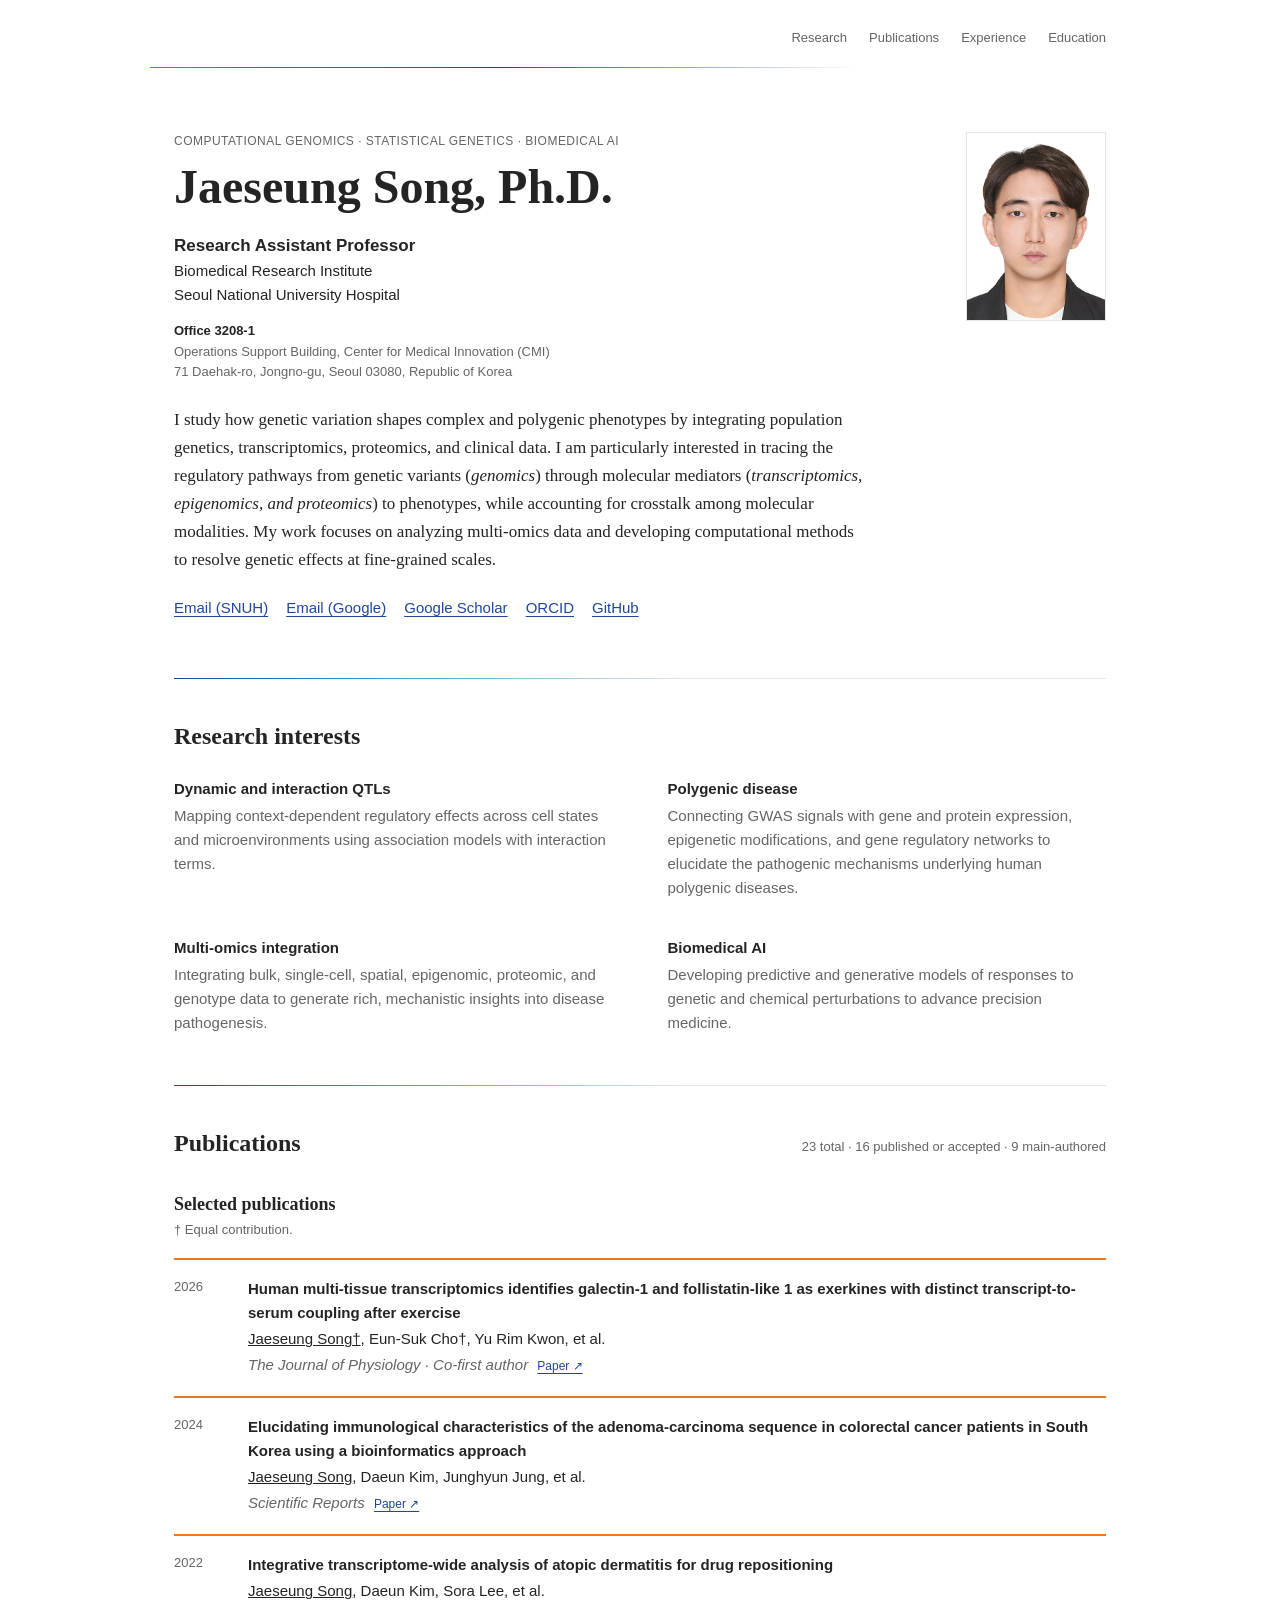
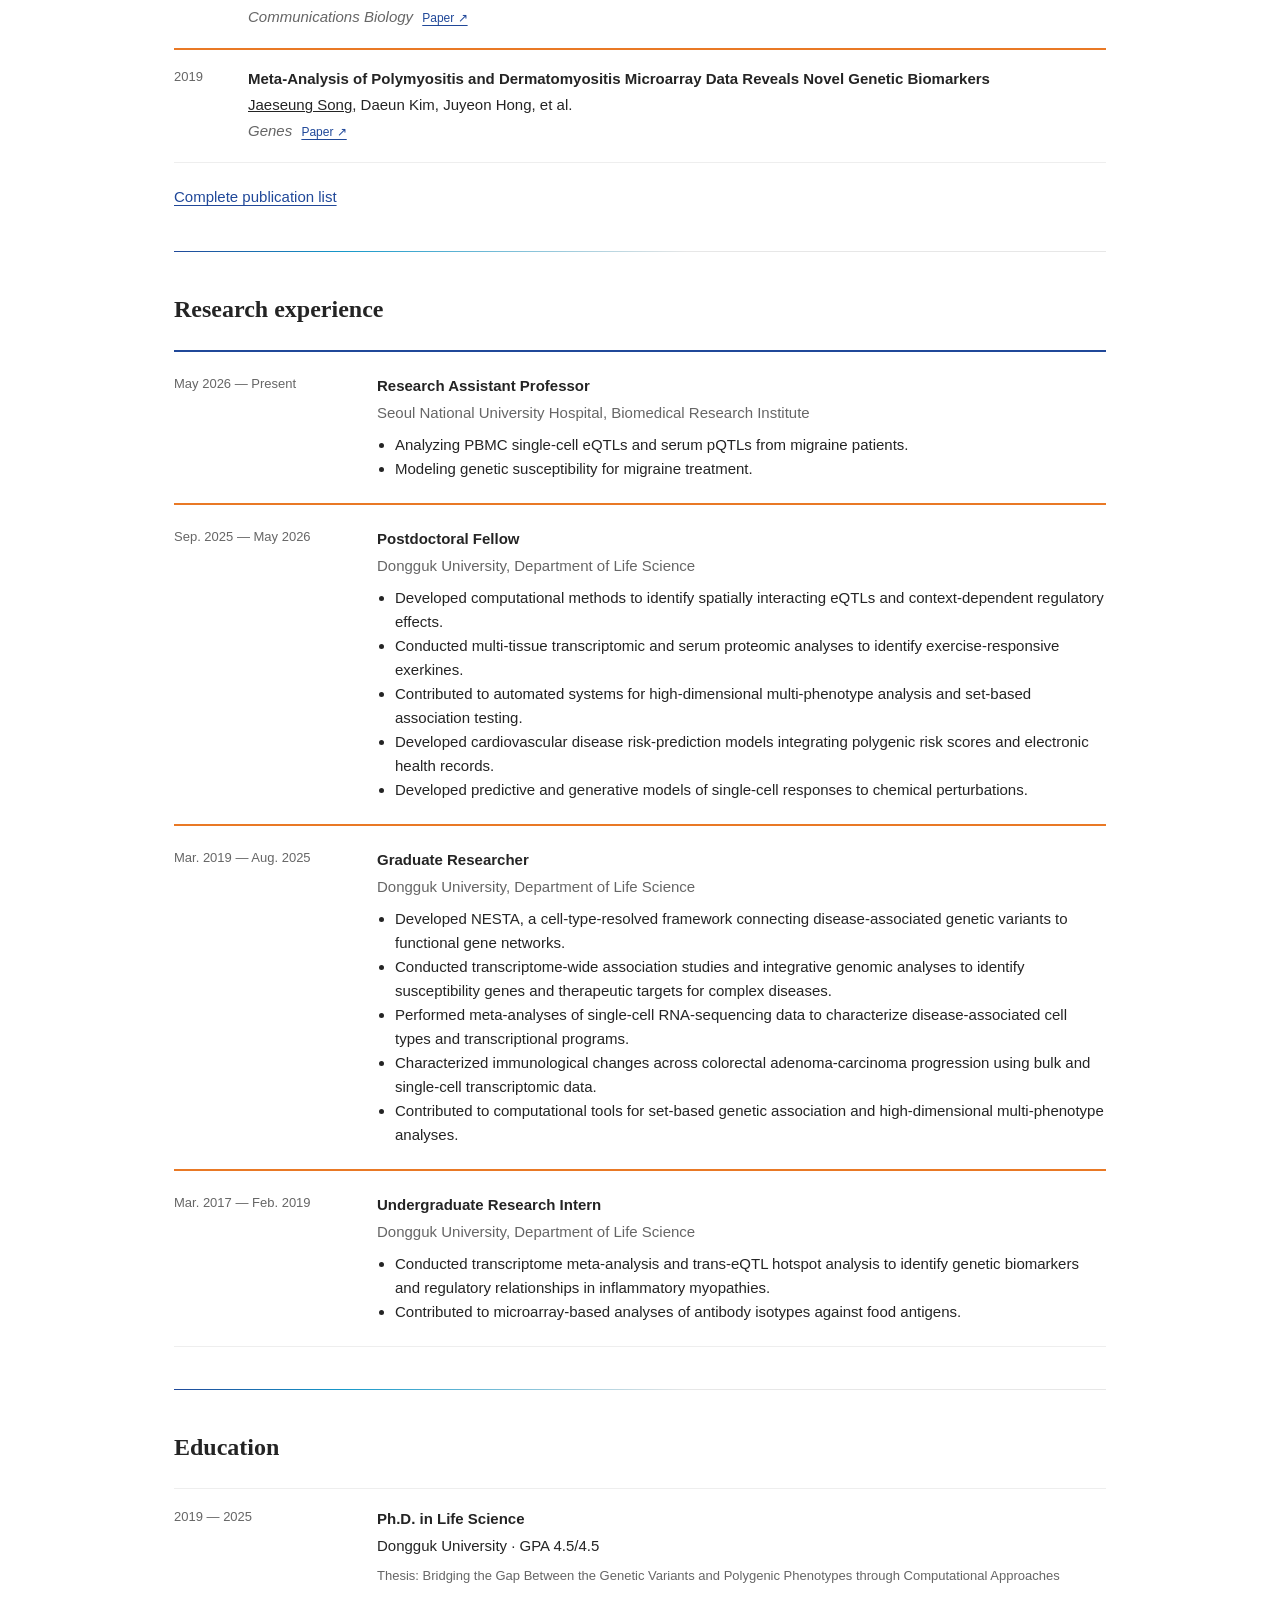
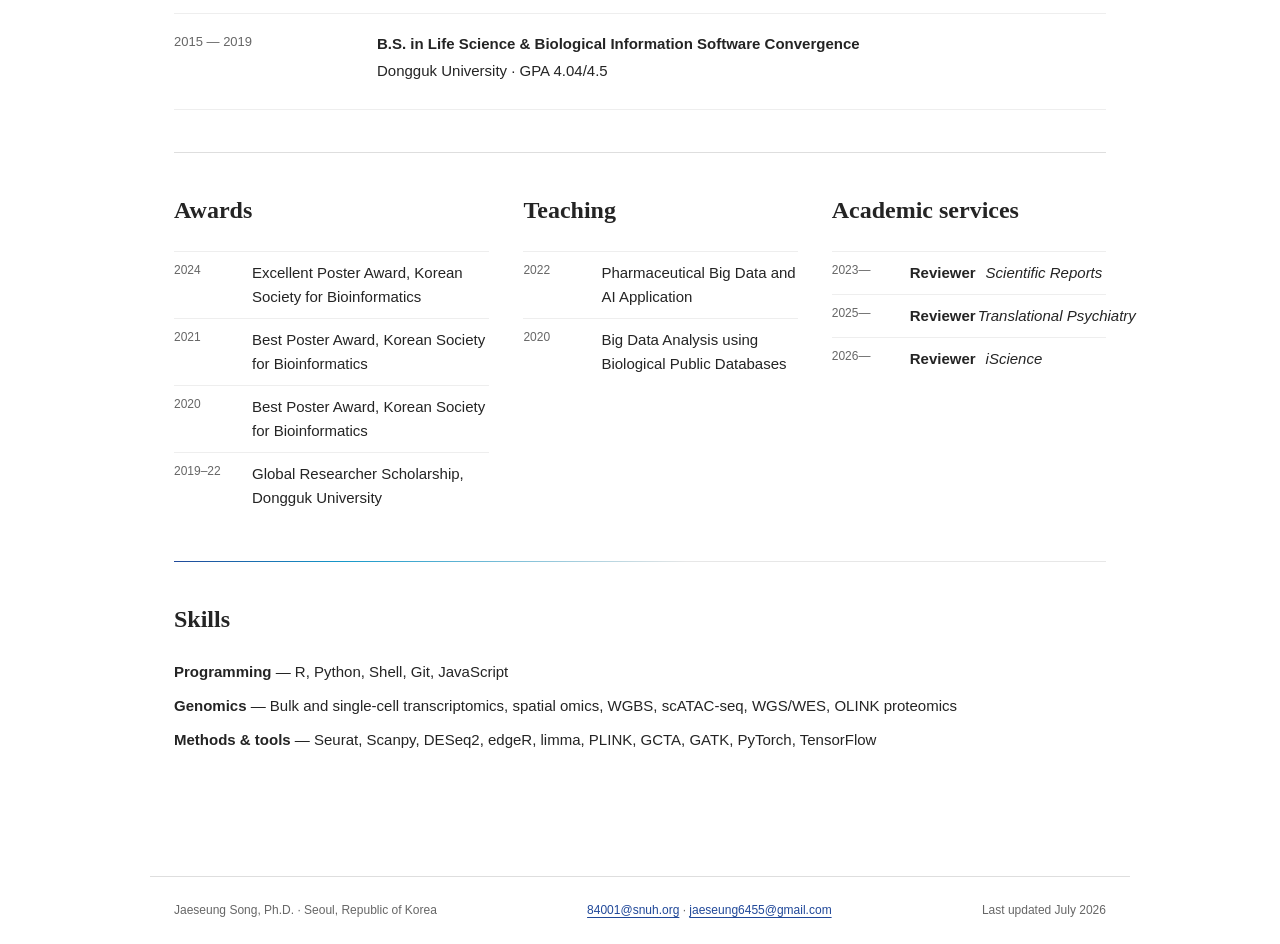
<file: index.html>
<!doctype html>
<html lang="en">
<head>
  <meta charset="utf-8">
  <meta name="viewport" content="width=device-width, initial-scale=1">
  <meta name="description" content="Academic profile of Jaeseung Song, Ph.D. — computational genomics, statistical genetics, and biomedical AI.">
  <meta name="theme-color" content="#ffffff">
  <link rel="icon" href="data:image/svg+xml,%3Csvg xmlns='http://www.w3.org/2000/svg' viewBox='0 0 64 64'%3E%3Crect width='64' height='64' fill='%232b2b2b'/%3E%3Ctext x='12' y='44' font-family='Arial' font-size='34' fill='white'%3EJS%3C/text%3E%3C/svg%3E">
  <title>Jaeseung Song, Ph.D.</title>
  <link rel="stylesheet" href="styles.css?v=6">
</head>
<body>
  <a class="skip-link" href="#content">Skip to content</a>

  <header class="site-header">
    <nav aria-label="Main navigation">
      <a href="#research">Research</a>
      <a href="#publications">Publications</a>
      <a href="#experience">Experience</a>
      <a href="#education">Education</a>
    </nav>
  </header>

  <main id="content">
    <section class="intro" id="top">
      <div class="intro-copy">
        <p class="kicker">Computational Genomics · Statistical Genetics · Biomedical AI</p>
        <h1>Jaeseung Song, Ph.D.</h1>
        <p class="position">Research Assistant Professor</p>
        <p>Biomedical Research Institute<br>Seoul National University Hospital</p>
        <p class="office-address"><span>Office 3208-1</span><br>Operations Support Building, Center for Medical Innovation (CMI)<br>71 Daehak-ro, Jongno-gu, Seoul 03080, Republic of Korea</p>
        <p class="summary">I study how genetic variation shapes complex and polygenic phenotypes by integrating population genetics, transcriptomics, proteomics, and clinical data. I am particularly interested in tracing the regulatory pathways from genetic variants (<em>genomics</em>) through molecular mediators (<em>transcriptomics, epigenomics, and proteomics</em>) to phenotypes, while accounting for crosstalk among molecular modalities. My work focuses on analyzing multi-omics data and developing computational methods to resolve genetic effects at fine-grained scales.</p>
        <div class="links">
          <a href="mailto:84001@snuh.org">Email (SNUH)</a>
          <a href="mailto:jaeseung6455@gmail.com">Email (Google)</a>
          <a href="https://scholar.google.com/citations?user=V2gZFdUAAAAJ&amp;hl=en" target="_blank" rel="noreferrer">Google Scholar</a>
          <a href="https://orcid.org/0000-0003-2247-3194" target="_blank" rel="noreferrer">ORCID</a>
          <a href="https://github.com/Jaeseung-SONG" target="_blank" rel="noreferrer">GitHub</a>
        </div>
      </div>
      <img class="profile-photo" src="assets/media/identity/portrait/jaeseung-s-2026.jpg?v=3" alt="Portrait of Jaeseung Song" width="140" height="189">
    </section>

    <section class="section" id="research">
      <h2>Research interests</h2>
      <div class="interest-grid">
        <article><h3>Dynamic and interaction QTLs</h3><p>Mapping context-dependent regulatory effects across cell states and microenvironments using association models with interaction terms.</p></article>
        <article><h3>Polygenic disease</h3><p>Connecting GWAS signals with gene and protein expression, epigenetic modifications, and gene regulatory networks to elucidate the pathogenic mechanisms underlying human polygenic diseases.</p></article>
        <article><h3>Multi-omics integration</h3><p>Integrating bulk, single-cell, spatial, epigenomic, proteomic, and genotype data to generate rich, mechanistic insights into disease pathogenesis.</p></article>
        <article><h3>Biomedical AI</h3><p>Developing predictive and generative models of responses to genetic and chemical perturbations to advance precision medicine.</p></article>
      </div>
    </section>

    <section class="section" id="publications">
      <div class="section-title-row">
        <h2>Publications</h2>
        <p>23 total · 16 published or accepted · 9 main-authored</p>
      </div>
      <h3 class="subsection-heading">Selected publications</h3>
      <p class="note">† Equal contribution.</p>
      <ol class="publication-list">
        <li class="affiliation-dongguk"><span class="pub-year">2026</span><div><p><strong>Human multi-tissue transcriptomics identifies galectin-1 and follistatin-like 1 as exerkines with distinct transcript-to-serum coupling after exercise</strong></p><p><u>Jaeseung Song†</u>, Eun-Suk Cho†, Yu Rim Kwon, et al.</p><p class="venue">The Journal of Physiology · Co-first author <a class="paper-link" href="https://doi.org/10.1113/JP291172" target="_blank" rel="noreferrer">Paper ↗</a></p></div></li>
        <li class="affiliation-dongguk"><span class="pub-year">2024</span><div><p><strong>Elucidating immunological characteristics of the adenoma-carcinoma sequence in colorectal cancer patients in South Korea using a bioinformatics approach</strong></p><p><u>Jaeseung Song</u>, Daeun Kim, Junghyun Jung, et al.</p><p class="venue">Scientific Reports <a class="paper-link" href="https://doi.org/10.1038/s41598-024-56078-2" target="_blank" rel="noreferrer">Paper ↗</a></p></div></li>
        <li class="affiliation-dongguk"><span class="pub-year">2022</span><div><p><strong>Integrative transcriptome-wide analysis of atopic dermatitis for drug repositioning</strong></p><p><u>Jaeseung Song</u>, Daeun Kim, Sora Lee, et al.</p><p class="venue">Communications Biology <a class="paper-link" href="https://doi.org/10.1038/s42003-022-03564-w" target="_blank" rel="noreferrer">Paper ↗</a></p></div></li>
        <li class="affiliation-dongguk"><span class="pub-year">2019</span><div><p><strong>Meta-Analysis of Polymyositis and Dermatomyositis Microarray Data Reveals Novel Genetic Biomarkers</strong></p><p><u>Jaeseung Song</u>, Daeun Kim, Juyeon Hong, et al.</p><p class="venue">Genes <a class="paper-link" href="https://doi.org/10.3390/genes10110864" target="_blank" rel="noreferrer">Paper ↗</a></p></div></li>
      </ol>

      <details>
        <summary>Complete publication list</summary>
        <div class="full-list">
          <h3>In review / In preparation</h3>
          <ol>
            <li><u>Song J</u>, Jung J, Joo JWJ, Jang W. Decoding polygenic effects in Graves’ disease through cell-type-specific network diffusion. <em>In review, Communications Biology.</em></li>
            <li>Jung J†, <u>Song J†</u>, Lee S, Wang C, Jang W. Unraveling spatially-interacting genetic variants in the human dorsolateral prefrontal cortex. <em>In preparation; co-first author.</em></li>
            <li>Jung J, Lee S, Wang C, <u>Song J</u>, Jang W, Won KJ. NMIX: Identifying region-specific spatially variable genes associated with Alzheimer's disease progression. <em>In preparation.</em></li>
            <li>Jeong Y†, <u>Song J†</u>, Lee Y, Jang W. Regulome-wide analysis based on single-cell data integration provides deeper insights into atopic dermatitis. <em>In preparation; co-first author.</em></li>
            <li><u>Song J†</u>, Lee Y†, Torabizadeh F, Joo JWJ, Jang W. Transcriptome- and proteome-wide association studies of asthma. <em>In preparation; co-first author.</em></li>
            <li>Huh S, Lee S, <u>Song J</u>, et al. Investigating gene-SNP interactions in the gastrointestinal side effects of NSAIDs. <em>In review, The Pharmacogenomics Journal.</em></li>
            <li>Lee S†, <u>Song J†</u>, Lee S, et al. SPECTRA: Semantic pathway embeddings for cross-transcriptomic alignment. <em>In preparation; co-first author.</em></li>
          </ol>
          <h3>Published</h3>
          <ol start="8">
            <li>Kim K, <u>Song J</u>, Kim T, Joo JWJ. Risk prediction for cardiovascular related diseases using PRS and EHR in the Framingham Heart Study. <em>PLOS ONE</em> (2026). <a class="paper-link" href="https://doi.org/10.1371/journal.pone.0345914" target="_blank" rel="noreferrer">Paper ↗</a></li>
            <li><u>Song J†</u>, Cho E-S†, Kwon YR, et al. Human multi-tissue transcriptomics identifies galectin-1 and follistatin-like 1 as exerkines with distinct transcript-to-serum coupling after exercise. <em>The Journal of Physiology</em> (2026). <a class="paper-link" href="https://doi.org/10.1113/JP291172" target="_blank" rel="noreferrer">Paper ↗</a></li>
            <li>Kim T, <u>Song J</u>, Joo JWJ. GAMMA-RAY: A Fully Automated and Rapid System for High-Dimensional Multi-Phenotype Analysis Considering Population Structure. <em>Biology</em> (2026). <a class="paper-link" href="https://doi.org/10.3390/biology15060496" target="_blank" rel="noreferrer">Paper ↗</a></li>
            <li>Kim T, <u>Song J</u>, Joo JWJ. MARSweb: a fully automated web service for set-based association testing. <em>BMC Genomics</em> (2025). <a class="paper-link" href="https://doi.org/10.1186/s12864-025-11356-9" target="_blank" rel="noreferrer">Paper ↗</a></li>
            <li><u>Song J</u>, Kim D, Jung J, et al. Elucidating immunological characteristics of the adenoma-carcinoma sequence in colorectal cancer patients in South Korea using a bioinformatics approach. <em>Scientific Reports</em> (2024). <a class="paper-link" href="https://doi.org/10.1038/s41598-024-56078-2" target="_blank" rel="noreferrer">Paper ↗</a></li>
            <li>Choi E, <u>Song J</u>, Lee Y, et al. Prioritizing susceptibility genes for the prognosis of male-pattern baldness with transcriptome-wide association study. <em>Human Genomics</em> (2024). <a class="paper-link" href="https://doi.org/10.1186/s40246-024-00591-y" target="_blank" rel="noreferrer">Paper ↗</a></li>
            <li>Kim D, <u>Song J</u>, Mancuso N, et al. Large-scale integrative analysis of juvenile idiopathic arthritis for new insight into its pathogenesis. <em>Arthritis Research &amp; Therapy</em> (2024). <a class="paper-link" href="https://doi.org/10.1186/s13075-024-03280-2" target="_blank" rel="noreferrer">Paper ↗</a></li>
            <li>Lee Y, <u>Song J</u>, Jeong Y, et al. Meta-analysis of single-cell RNA-sequencing data for depicting the transcriptomic landscape of chronic obstructive pulmonary disease. <em>Computers in Biology and Medicine</em> (2023). <a class="paper-link" href="https://doi.org/10.1016/j.compbiomed.2023.107685" target="_blank" rel="noreferrer">Paper ↗</a></li>
            <li>Jeong Y, <u>Song J</u>, Lee Y, et al. A Transcriptome-Wide Analysis of Psoriasis: Identifying the Potential Causal Genes and Drug Candidates. <em>International Journal of Molecular Sciences</em> (2023). <a class="paper-link" href="https://doi.org/10.3390/ijms241411717" target="_blank" rel="noreferrer">Paper ↗</a></li>
            <li>Kim G, Jang G, <u>Song J</u>, et al. A transcriptome-wide association study of uterine fibroids to identify potential genetic markers and toxic chemicals. <em>PLOS ONE</em> (2022). <a class="paper-link" href="https://doi.org/10.1371/journal.pone.0274879" target="_blank" rel="noreferrer">Paper ↗</a></li>
            <li><u>Song J</u>, Kim D, Lee S, et al. Integrative transcriptome-wide analysis of atopic dermatitis for drug repositioning. <em>Communications Biology</em> (2022). <a class="paper-link" href="https://doi.org/10.1038/s42003-022-03564-w" target="_blank" rel="noreferrer">Paper ↗</a></li>
            <li>Park S, Kim D, <u>Song J</u>, et al. An Integrative Transcriptome-Wide Analysis of Amyotrophic Lateral Sclerosis for the Identification of Potential Genetic Markers and Drug Candidates. <em>International Journal of Molecular Sciences</em> (2021). <a class="paper-link" href="https://doi.org/10.3390/ijms22063216" target="_blank" rel="noreferrer">Paper ↗</a></li>
            <li>Kim D, <u>Song J</u>, Lee S, et al. An Integrative Transcriptomic Analysis of Systemic Juvenile Idiopathic Arthritis for Identifying Potential Genetic Markers and Drug Candidates. <em>International Journal of Molecular Sciences</em> (2021). <a class="paper-link" href="https://doi.org/10.3390/ijms22020712" target="_blank" rel="noreferrer">Paper ↗</a></li>
            <li><u>Song J</u>, Kim D, Hong J, et al. Meta-Analysis of Polymyositis and Dermatomyositis Microarray Data Reveals Novel Genetic Biomarkers. <em>Genes</em> (2019). <a class="paper-link" href="https://doi.org/10.3390/genes10110864" target="_blank" rel="noreferrer">Paper ↗</a></li>
            <li>Ryu J, Kim S, <u>Song J</u>, et al. Fabrication of Microarrays for the Analysis of Serological Antibody Isotypes against Food Antigens. <em>Sensors</em> (2019). <a class="paper-link" href="https://doi.org/10.3390/s19183893" target="_blank" rel="noreferrer">Paper ↗</a></li>
            <li>Keum N, Ryu J, <u>Song J</u>, et al. Correlation between Sasang Institution and Reaction of Food IgG Serum. <em>Journal of Sasang Constitution and Immune Medicine</em> (2018). <a class="paper-link" href="https://doi.org/10.7730/JSCM.2018.30.4.23" target="_blank" rel="noreferrer">Paper ↗</a></li>
          </ol>
        </div>
      </details>
    </section>

    <section class="section" id="experience">
      <h2>Research experience</h2>
      <div class="entries">
        <article class="affiliation-snuh"><div class="entry-date">May 2026 — Present</div><div><h3>Research Assistant Professor</h3><p class="institution">Seoul National University Hospital, Biomedical Research Institute</p><ul><li>Analyzing PBMC single-cell eQTLs and serum pQTLs from migraine patients.</li><li>Modeling genetic susceptibility for migraine treatment.</li></ul></div></article>
        <article class="affiliation-dongguk"><div class="entry-date">Sep. 2025 — May 2026</div><div><h3>Postdoctoral Fellow</h3><p class="institution">Dongguk University, Department of Life Science</p><ul><li>Developed computational methods to identify spatially interacting eQTLs and context-dependent regulatory effects.</li><li>Conducted multi-tissue transcriptomic and serum proteomic analyses to identify exercise-responsive exerkines.</li><li>Contributed to automated systems for high-dimensional multi-phenotype analysis and set-based association testing.</li><li>Developed cardiovascular disease risk-prediction models integrating polygenic risk scores and electronic health records.</li><li>Developed predictive and generative models of single-cell responses to chemical perturbations.</li></ul></div></article>
        <article class="affiliation-dongguk"><div class="entry-date">Mar. 2019 — Aug. 2025</div><div><h3>Graduate Researcher</h3><p class="institution">Dongguk University, Department of Life Science</p><ul><li>Developed NESTA, a cell-type-resolved framework connecting disease-associated genetic variants to functional gene networks.</li><li>Conducted transcriptome-wide association studies and integrative genomic analyses to identify susceptibility genes and therapeutic targets for complex diseases.</li><li>Performed meta-analyses of single-cell RNA-sequencing data to characterize disease-associated cell types and transcriptional programs.</li><li>Characterized immunological changes across colorectal adenoma-carcinoma progression using bulk and single-cell transcriptomic data.</li><li>Contributed to computational tools for set-based genetic association and high-dimensional multi-phenotype analyses.</li></ul></div></article>
        <article class="affiliation-dongguk"><div class="entry-date">Mar. 2017 — Feb. 2019</div><div><h3>Undergraduate Research Intern</h3><p class="institution">Dongguk University, Department of Life Science</p><ul><li>Conducted transcriptome meta-analysis and trans-eQTL hotspot analysis to identify genetic biomarkers and regulatory relationships in inflammatory myopathies.</li><li>Contributed to microarray-based analyses of antibody isotypes against food antigens.</li></ul></div></article>
      </div>
    </section>

    <section class="section" id="education">
      <h2>Education</h2>
      <div class="entries compact">
        <article><div class="entry-date">2019 — 2025</div><div><h3>Ph.D. in Life Science</h3><p>Dongguk University · GPA 4.5/4.5</p><p class="muted">Thesis: Bridging the Gap Between the Genetic Variants and Polygenic Phenotypes through Computational Approaches</p></div></article>
        <article><div class="entry-date">2015 — 2019</div><div><h3>B.S. in Life Science & Biological Information Software Convergence</h3><p>Dongguk University · GPA 4.04/4.5</p></div></article>
      </div>
    </section>

    <div class="lower-grid lower-grid-three">
      <section class="section"><h2>Awards</h2><ul class="simple-list"><li><span>2024</span>Excellent Poster Award, Korean Society for Bioinformatics</li><li><span>2021</span>Best Poster Award, Korean Society for Bioinformatics</li><li><span>2020</span>Best Poster Award, Korean Society for Bioinformatics</li><li><span>2019–22</span>Global Researcher Scholarship, Dongguk University</li></ul></section>
      <section class="section"><h2>Teaching</h2><ul class="simple-list"><li><span>2022</span>Pharmaceutical Big Data and AI Application</li><li><span>2020</span>Big Data Analysis using Biological Public Databases</li></ul></section>
      <section class="section"><h2>Academic services</h2><ul class="simple-list"><li class="service-entry"><span>2023—</span><span><strong>Reviewer</strong><em>Scientific Reports</em></span></li><li class="service-entry"><span>2025—</span><span><strong>Reviewer</strong><em>Translational Psychiatry</em></span></li><li class="service-entry"><span>2026—</span><span><strong>Reviewer</strong><em>iScience</em></span></li></ul></section>
    </div>

    <section class="section skills"><h2>Skills</h2><p><strong>Programming</strong> — R, Python, Shell, Git, JavaScript</p><p><strong>Genomics</strong> — Bulk and single-cell transcriptomics, spatial omics, WGBS, scATAC-seq, WGS/WES, OLINK proteomics</p><p><strong>Methods & tools</strong> — Seurat, Scanpy, DESeq2, edgeR, limma, PLINK, GCTA, GATK, PyTorch, TensorFlow</p></section>
  </main>

  <footer><p>Jaeseung Song, Ph.D. · Seoul, Republic of Korea</p><p><a href="mailto:84001@snuh.org">84001@snuh.org</a> · <a href="mailto:jaeseung6455@gmail.com">jaeseung6455@gmail.com</a></p><p>Last updated July 2026</p></footer>
</body>
</html>
</file>
<file: styles.css>
:root {
  --text: #242424;
  --muted: #666;
  --line: #dedede;
  --brand-blue: #204899;
  --brand-sky: #1698c9;
  --dongguk-orange: #e97925;
  --link: var(--brand-blue);
  --paper: #fff;
  --max: 980px;
}

* { box-sizing: border-box; }
html { scroll-behavior: smooth; }
body { margin: 0; background: var(--paper); color: var(--text); font-family: Arial, Helvetica, sans-serif; font-size: 15px; line-height: 1.6; }
a { color: var(--link); text-decoration-thickness: 1px; text-underline-offset: 3px; }
a:hover { color: var(--brand-sky); }
.skip-link { position: absolute; left: -9999px; }
.skip-link:focus { left: 1rem; top: 1rem; background: #fff; padding: .5rem; z-index: 10; }

.site-header { max-width: var(--max); margin: 0 auto; padding: 28px 24px 18px; display: flex; justify-content: flex-end; align-items: baseline; border-bottom: 1px solid transparent; border-image: linear-gradient(90deg, var(--brand-sky), var(--brand-blue), transparent 72%) 1; }
.name { color: var(--text); font-size: 17px; font-weight: 700; text-decoration: none; }
nav { display: flex; gap: 22px; }
nav a { color: var(--muted); font-size: 13px; text-decoration: none; }
nav a:hover { color: var(--text); }

main { max-width: var(--max); margin: 0 auto; padding: 0 24px 72px; }
.intro { display: grid; grid-template-columns: minmax(0, 1fr) 140px; gap: 56px; padding: 64px 0 58px; align-items: start; }
.kicker { margin: 0 0 8px; color: var(--muted); font-size: 12px; letter-spacing: .04em; text-transform: uppercase; }
h1 { margin: 0 0 5px; font-family: Georgia, 'Times New Roman', serif; font-size: clamp(34px, 5vw, 48px); line-height: 1.15; font-weight: 600; }
.position { font-size: 17px; font-weight: 700; margin: 18px 0 0; }
.office-address { margin-top: 14px; color: var(--muted); font-size: 13px; line-height: 1.55; }
.office-address span { color: var(--text); font-weight: 600; }
.summary { max-width: 690px; margin: 24px 0 0; font-family: Georgia, 'Times New Roman', serif; font-size: 17px; line-height: 1.65; }
.links { display: flex; flex-wrap: wrap; gap: 10px 18px; margin-top: 22px; }
.profile-photo { width: 140px; height: 189px; object-fit: cover; border: 1px solid #e5e5e5; }

.section { padding: 42px 0; border-top: 1px solid transparent; border-image: linear-gradient(90deg, var(--brand-blue), var(--brand-sky) 18%, #e7e7e7 55%) 1; }
h2 { margin: 0 0 26px; font-family: Georgia, 'Times New Roman', serif; font-size: 24px; line-height: 1.25; }
h3 { margin: 0 0 3px; font-size: 15px; }
p { margin: 0 0 8px; }
.section-title-row { display: flex; justify-content: space-between; align-items: baseline; gap: 20px; }
.section-title-row h2 { margin-bottom: 0; }
.section-title-row p, .note, .muted { color: var(--muted); font-size: 13px; }
.subsection-heading { margin: 24px 0 1px; font-family: Georgia, 'Times New Roman', serif; font-size: 18px; }
.note { margin: 0 0 18px; }
.interest-grid { display: grid; grid-template-columns: 1fr 1fr; gap: 28px 55px; }
.interest-grid p { color: var(--muted); }

.publication-list { list-style: none; padding: 0; margin: 0; }
.publication-list li { display: grid; grid-template-columns: 58px 1fr; gap: 16px; padding: 17px 0; border-top: 1px solid #eee; }
.publication-list li.affiliation-snuh { border-top: 2px solid var(--brand-blue); }
.publication-list li.affiliation-dongguk { border-top: 2px solid var(--dongguk-orange); }
.publication-list li:last-child { border-bottom: 1px solid #eee; }
.publication-list p { margin: 0 0 2px; }
.pub-year { color: var(--muted); font-size: 13px; }
.venue { color: var(--muted); font-style: italic; }
.paper-link { margin-left: 5px; font-style: normal; font-size: 12px; white-space: nowrap; }
details { margin-top: 22px; }
summary { display: inline-block; cursor: pointer; color: var(--link); text-decoration: underline; text-underline-offset: 3px; }
.full-list { margin-top: 24px; padding: 26px 30px; background: #f7f7f7; }
.full-list h3 { margin: 24px 0 12px; font-family: Georgia, 'Times New Roman', serif; font-size: 18px; }
.full-list h3:first-child { margin-top: 0; }
.full-list ol { padding-left: 22px; }
.full-list li { margin-bottom: 11px; }

.entries article { display: grid; grid-template-columns: 175px 1fr; gap: 28px; padding: 22px 0; border-top: 1px solid #eee; }
.entries article.affiliation-snuh { border-top: 2px solid var(--brand-blue); }
.entries article.affiliation-dongguk { border-top: 2px solid var(--dongguk-orange); }
.entries article:last-child { border-bottom: 1px solid #eee; }
.entry-date { color: var(--muted); font-size: 13px; }
.institution { color: var(--muted); }
.entries ul { margin: 8px 0 0; padding-left: 18px; }
.compact article { padding: 18px 0; }
.lower-grid { display: grid; grid-template-columns: 1fr 1fr; gap: 55px; border-top: 1px solid var(--line); }
.lower-grid-three { grid-template-columns: 1.15fr 1fr 1fr; gap: 34px; }
.lower-grid .section { border-top: 0; }
.simple-list { list-style: none; padding: 0; margin: 0; }
.simple-list li { display: grid; grid-template-columns: 68px 1fr; gap: 10px; padding: 9px 0; border-top: 1px solid #eee; }
.simple-list span { color: var(--muted); font-size: 12px; }
.simple-list .service-entry > span:last-child { display: flex; align-items: baseline; gap: 10px; color: var(--text); font-size: inherit; min-width: 0; }
.service-entry strong { min-width: 58px; font-weight: 600; }
.service-entry em { white-space: nowrap; }
.skills p { margin-bottom: 10px; }

footer { max-width: var(--max); margin: 0 auto; padding: 24px; border-top: 1px solid var(--line); color: var(--muted); font-size: 12px; display: flex; justify-content: space-between; gap: 20px; }
footer p { margin: 0; }

@media (max-width: 720px) {
  .site-header { padding-top: 22px; }
  nav { gap: 13px; }
  nav a:nth-child(3), nav a:nth-child(4) { display: none; }
  .intro { grid-template-columns: 1fr 105px; gap: 24px; padding: 42px 0; }
  .profile-photo { width: 105px; height: 142px; }
  .summary { grid-column: 1 / -1; font-size: 16px; }
  .interest-grid, .lower-grid { grid-template-columns: 1fr; }
  .lower-grid { gap: 0; }
  .lower-grid .section + .section { border-top: 1px solid var(--line); }
  .section-title-row { display: block; }
  .section-title-row p { margin: 6px 0 24px; }
  .entries article { grid-template-columns: 1fr; gap: 5px; }
  .full-list { padding: 20px; }
  footer { display: block; }
  footer p { margin-bottom: 5px; }
}

@media (max-width: 430px) {
  body { font-size: 14px; }
  main, .site-header, footer { padding-left: 18px; padding-right: 18px; }
  .intro { grid-template-columns: 1fr 82px; }
  .profile-photo { width: 82px; height: 111px; }
  h1 { font-size: 32px; }
  .links { gap: 13px; }
  .publication-list li { grid-template-columns: 45px 1fr; gap: 10px; }
}

@media print {
  .site-header, .links, details, footer { display: none; }
  main { max-width: none; padding: 0; }
  .intro { padding-top: 0; }
  .section { break-inside: avoid; }
}
</file>
